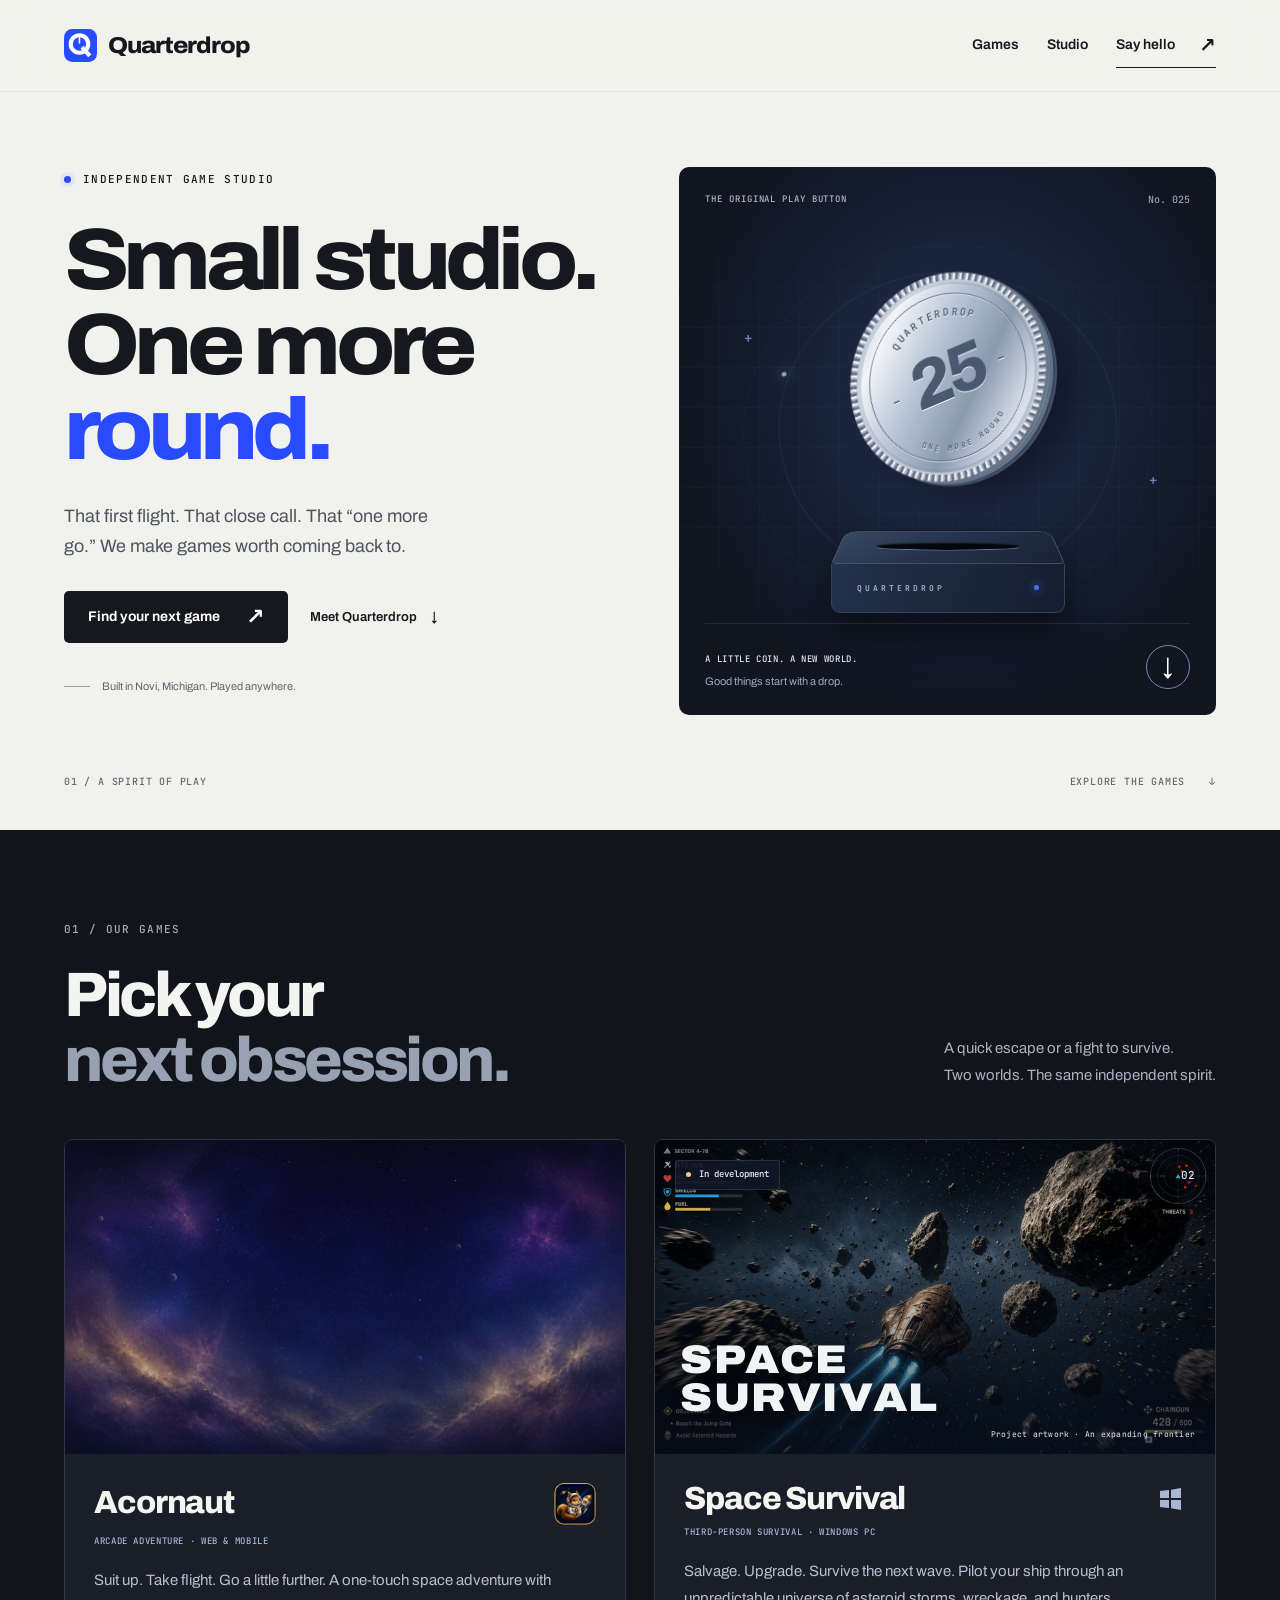
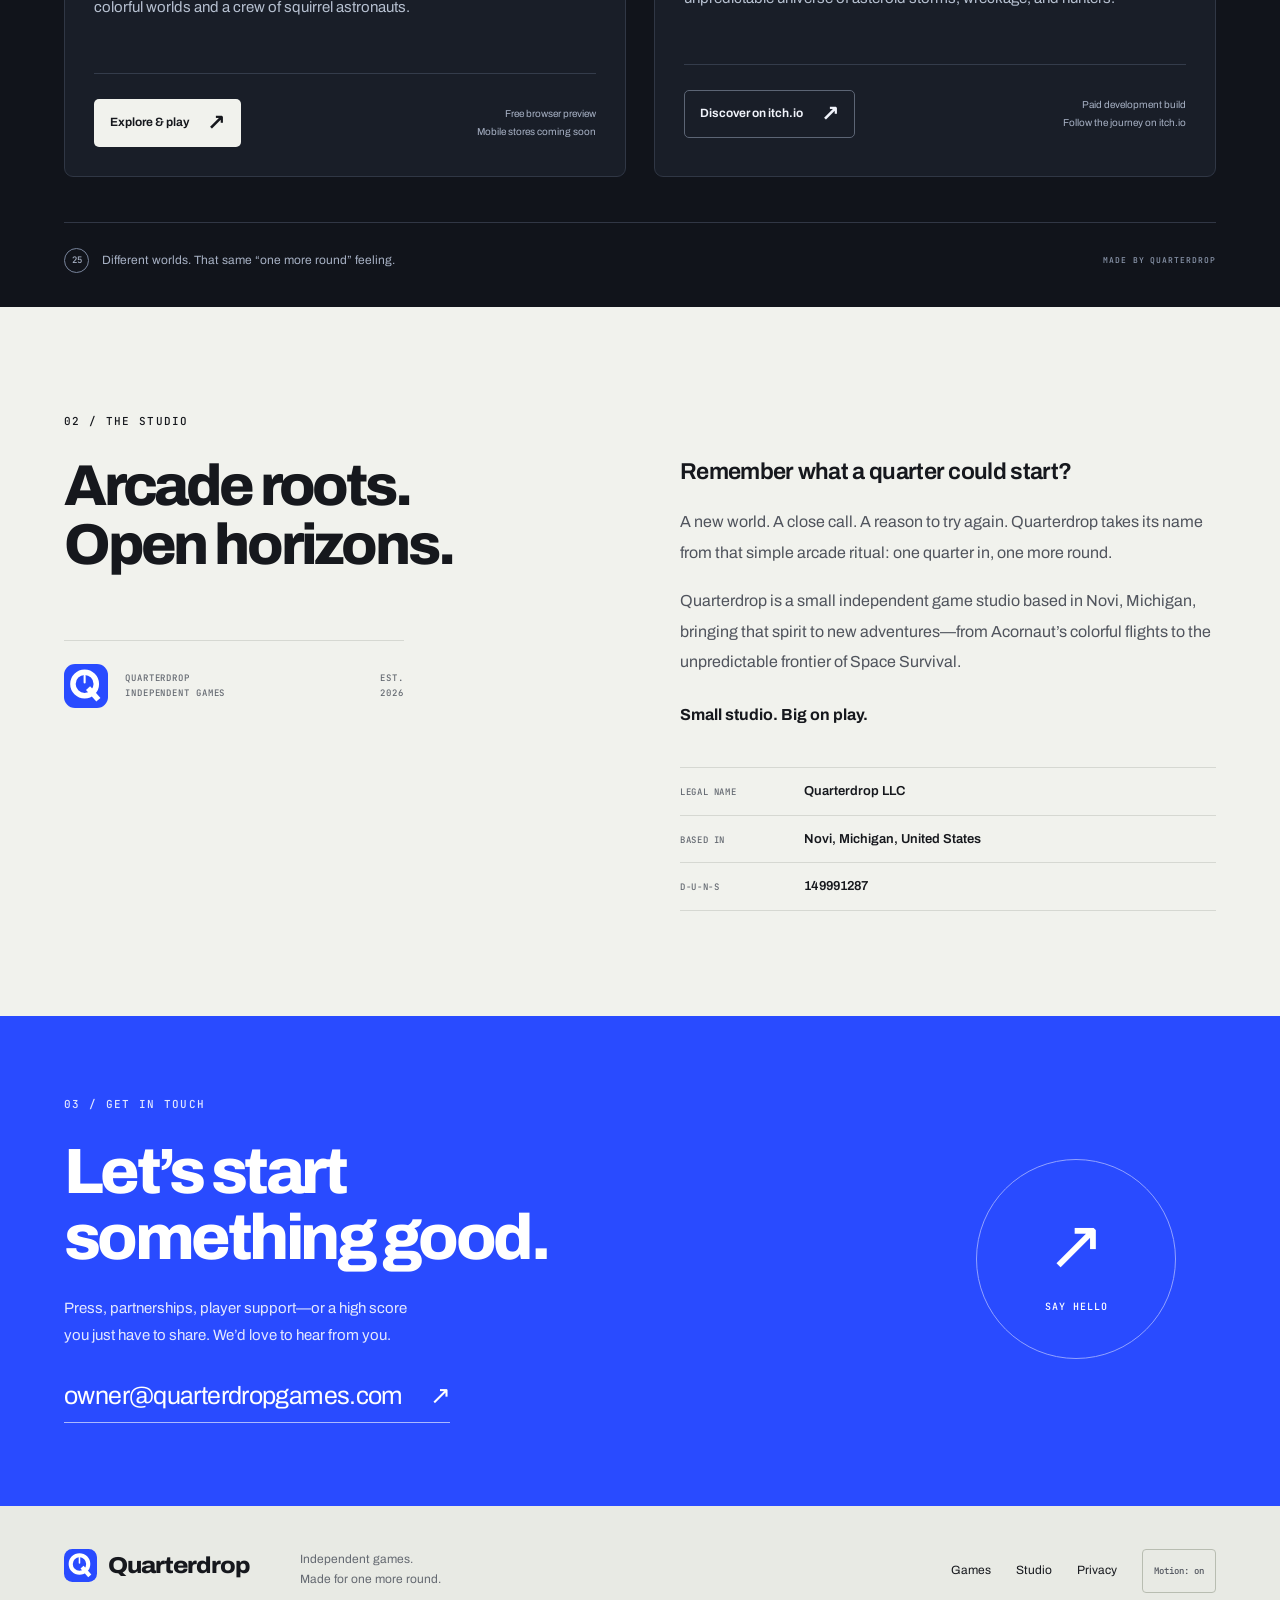
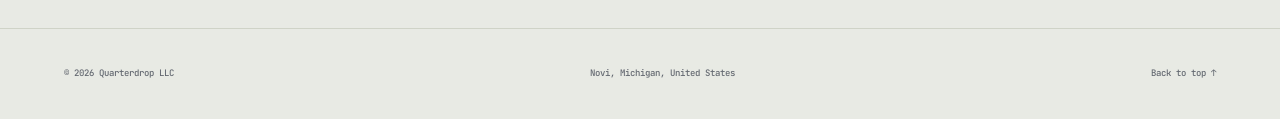
<file: index.html>
<!doctype html>
<html lang="en">
<head>
<meta charset="utf-8">
<meta name="viewport" content="width=device-width, initial-scale=1">
<title>Quarterdrop — Small studio. One more round.</title>
<meta name="description" content="Quarterdrop is an independent game studio in Novi, Michigan. Discover Acornaut, our arcade space adventure, and Space Survival, our next game in development.">
<link rel="canonical" href="https://quarterdropgames.com/">
<meta name="theme-color" content="#f1f2ed">
<meta property="og:type" content="website">
<meta property="og:site_name" content="Quarterdrop">
<meta property="og:title" content="Quarterdrop — Small studio. One more round.">
<meta property="og:description" content="Arcade spirit. New worlds. Independent games from Novi, Michigan.">
<meta property="og:url" content="https://quarterdropgames.com/">
<meta property="og:image" content="https://quarterdropgames.com/assets/og.png?v=20261024">
<meta property="og:image:width" content="1200">
<meta property="og:image:height" content="630">
<meta property="og:image:alt" content="Quarterdrop. Small studio. One more round. Independent games from Novi, Michigan.">
<meta name="twitter:card" content="summary_large_image">
<link rel="icon" type="image/svg+xml" href="favicon.svg?v=20261024">
<link rel="preload" href="assets/fonts/archivo-latin.woff2" as="font" type="font/woff2" crossorigin>
<link rel="stylesheet" href="assets/site.css?v=20261024">
<script src="assets/site.js?v=20261024" defer></script>
<script type="application/ld+json">
{"@context":"https://schema.org","@type":"Organization","name":"Quarterdrop LLC","alternateName":"Quarterdrop","url":"https://quarterdropgames.com/","logo":"https://quarterdropgames.com/favicon.svg","email":"owner@quarterdropgames.com","duns":"149991287","address":{"@type":"PostalAddress","addressLocality":"Novi","addressRegion":"MI","addressCountry":"US"},"owns":[{"@type":"VideoGame","name":"Acornaut","url":"https://acornaut.io"},{"@type":"VideoGame","name":"Space Survival","url":"https://j6sistek-ui.itch.io/space-survival"}]}
</script>
</head>
<body>
<a class="skip" href="#main">Skip to content</a>
<header class="site-header">
  <div class="wrap top">
    <a class="brand" href="#top" aria-label="Quarterdrop home"><span class="brand-coin" aria-hidden="true"></span><span class="brand-name">Quarterdrop</span></a>
    <nav class="nav" aria-label="Main"><a href="#games">Games</a><a href="#studio">Studio</a><a class="nav-contact" href="#contact">Say hello <span aria-hidden="true">↗</span></a></nav>
  </div>
</header>
<main id="main">
  <section id="top" class="wrap hero" aria-labelledby="hero-title">
    <div class="hero-copy">
      <p class="eyebrow"><span class="status-dot" aria-hidden="true"></span> Independent game studio</p>
      <h1 id="hero-title">Small studio.<br>One more<br><span class="accent">round.</span></h1>
      <p class="lede">That first flight. That close call. That “one more go.” We make games worth coming back to.</p>
      <div class="row"><a class="btn btn-ink" href="#games">Find your next game <span aria-hidden="true">↗</span></a><a class="quiet-link" href="#studio">Meet Quarterdrop <span aria-hidden="true">↓</span></a></div>
      <p class="hero-origin"><span class="origin-rule" aria-hidden="true"></span> Built in Novi, Michigan. Played anywhere.</p>
    </div>
    <div class="arcade" id="arcade">
      <div class="arcade-top"><span class="eyebrow">The original play button</span><span class="edition">No. 025</span></div>
      <div class="coin-stage" aria-hidden="true">
        <div class="orbit orbit-one"></div><div class="orbit orbit-two"></div><span class="stage-cross cross-one">+</span><span class="stage-cross cross-two">+</span>
        <div class="scene-tilt">
          <div class="coin-flight"><div class="coin-body"><div class="coin-rim"></div><div class="coin-face">
            <svg class="coin-stamp" viewBox="0 0 240 240" xmlns="http://www.w3.org/2000/svg">
              <defs><path id="coin-top" d="M 38,125 A 82,82 0 0,1 202,125"/><path id="coin-bottom" d="M 31,124 A 89,89 0 0,0 209,124"/></defs>
              <circle cx="120" cy="120" r="105" fill="none" stroke="currentColor" stroke-width="1"/>
              <text class="coin-lettering"><textPath href="#coin-top" startOffset="50%" text-anchor="middle">QUARTERDROP</textPath></text>
              <text class="coin-lettering coin-motto"><textPath href="#coin-bottom" startOffset="50%" text-anchor="middle">ONE MORE ROUND</textPath></text>
              <text x="120" y="147" text-anchor="middle" class="coin-value">25</text><path d="M43 124h8m138 0h8" stroke="currentColor" stroke-width="2"/>
            </svg>
          </div></div></div>
        </div>
        <div class="coin-shadow"></div>
        <div class="receiver"><div class="receiver-top"><div class="coin-slot"></div></div><div class="receiver-front"><span class="receiver-label">QUARTERDROP</span><span class="receiver-light"></span></div></div>
        <div class="impact-ring"></div>
      </div>
      <div class="arcade-bottom"><div><span class="eyebrow arcade-status" id="arcade-status">A little coin. A new world.</span><p>Good things start with a drop.</p></div><button class="coin-trigger" type="button" data-drop hidden aria-label="Drop a quarter"><span aria-hidden="true">↓</span></button></div>
      <p class="sr-only" aria-live="polite" id="coin-announcement"></p>
    </div>
    <div class="hero-index"><span>01 / A spirit of play</span><a href="#games">Explore the games <span aria-hidden="true">↓</span></a></div>
  </section>

  <section id="games" class="night" aria-labelledby="games-title">
    <div class="wrap games">
      <div class="section-heading reveal"><div><p class="eyebrow section-kicker">01 / Our games</p><h2 id="games-title">Pick your<br><span class="muted-title">next obsession.</span></h2></div><p class="section-intro">A quick escape or a fight to survive.<br>Two worlds. The same independent spirit.</p></div>
      <div class="games-grid">
        <article class="game-card reveal" aria-labelledby="acornaut-title">
          <div class="game-visual acornaut-visual">
            <img class="world-image" src="assets/acornaut-world.jpg" width="1500" height="844" alt="" loading="lazy">
            <div class="planet-orbit" aria-hidden="true"></div>
            <img class="acornaut-character" src="assets/acornaut-flight.webp" width="512" height="512" alt="Acornaut's squirrel astronaut in the Flight suit" loading="lazy">
            <div class="visual-topline"><span class="game-state"><span class="status-dot" aria-hidden="true"></span> Browser preview available</span><span class="game-number">01</span></div>
            <button class="video-trigger" type="button" data-open-video hidden><span class="play-icon" aria-hidden="true">▶</span> Watch gameplay <span class="video-duration">↗</span></button>
            <span class="visual-caption">A small astronaut. A big adventure.</span>
          </div>
          <div class="game-body"><div class="game-heading"><h3 id="acornaut-title">Acornaut</h3><img src="assets/acornaut-icon.webp" width="48" height="48" alt="" loading="lazy"></div><p class="game-genre">Arcade adventure · Web &amp; mobile</p><p class="game-copy">Suit up. Take flight. Go a little further. A one-touch space adventure with colorful worlds and a crew of squirrel astronauts.</p><div class="game-actions"><a class="btn btn-light" href="https://acornaut.io">Explore &amp; play <span aria-hidden="true">↗</span></a><span class="availability">Free browser preview<br>Mobile stores coming soon</span></div></div>
        </article>
        <article class="game-card reveal" aria-labelledby="space-title">
          <div class="game-visual survival-visual"><img class="world-image" src="assets/space-survival.jpg" width="794" height="446" alt="Space Survival project artwork: a spacecraft navigating an asteroid field" loading="lazy"><div class="visual-topline"><span class="game-state development"><span class="status-dot" aria-hidden="true"></span> In development</span><span class="game-number">02</span></div><span class="survival-wordmark" aria-hidden="true">SPACE<br>SURVIVAL</span><span class="visual-caption">Project artwork · An expanding frontier</span></div>
          <div class="game-body"><div class="game-heading"><h3 id="space-title">Space Survival</h3><span class="platform-icon" aria-label="Windows"><svg viewBox="0 0 24 24" fill="currentColor" aria-hidden="true"><path d="m2 4 9-1v8H2zm11-1.2L23 1v10H13zM2 13h9v8l-9-1zm11 0h10v10l-10-1.8z"/></svg></span></div><p class="game-genre">Third-person survival · Windows PC</p><p class="game-copy">Salvage. Upgrade. Survive the next wave. Pilot your ship through an unpredictable universe of asteroid storms, wreckage, and hunters.</p><div class="game-actions"><a class="btn btn-outline" href="https://j6sistek-ui.itch.io/space-survival">Discover on itch.io <span aria-hidden="true">↗</span></a><span class="availability">Paid development build<br>Follow the journey on itch.io</span></div></div>
        </article>
      </div>
      <div class="games-note"><span class="mini-coin" aria-hidden="true">25</span><p>Different worlds. That same “one more round” feeling.</p><span class="eyebrow">Made by Quarterdrop</span></div>
    </div>
  </section>

  <section id="studio" class="wrap studio" aria-labelledby="studio-title">
    <div class="studio-heading reveal"><p class="eyebrow section-kicker">02 / The studio</p><h2 id="studio-title">Arcade roots.<br>Open horizons.</h2><div class="studio-seal" aria-hidden="true"><span class="brand-coin"></span><span>QUARTERDROP<br>INDEPENDENT GAMES</span><span class="seal-year">EST.<br>2026</span></div></div>
    <div class="studio-copy reveal"><p class="studio-lead">Remember what a quarter could start?</p><p>A new world. A close call. A reason to try again. Quarterdrop takes its name from that simple arcade ritual: one quarter in, one more round.</p><p>Quarterdrop is a small independent game studio based in Novi, Michigan, bringing that spirit to new adventures—from Acornaut’s colorful flights to the unpredictable frontier of Space Survival.</p><p class="studio-signoff">Small studio. Big on play.</p><dl class="facts"><div><dt>Legal name</dt><dd>Quarterdrop LLC</dd></div><div><dt>Based in</dt><dd>Novi, Michigan, United States</dd></div><div><dt>D-U-N-S</dt><dd>149991287</dd></div></dl></div>
  </section>

  <section id="contact" class="contact" aria-labelledby="contact-title"><div class="wrap contact-inner reveal"><div><p class="eyebrow section-kicker">03 / Get in touch</p><h2 id="contact-title">Let’s start<br>something good.</h2><p>Press, partnerships, player support—or a high score<br class="desktop-break"> you just have to share. We’d love to hear from you.</p><a class="contact-email" href="mailto:owner@quarterdropgames.com">owner@quarterdropgames.com <span aria-hidden="true">↗</span></a></div><a class="contact-disc" href="mailto:owner@quarterdropgames.com" aria-label="Email Quarterdrop"><span aria-hidden="true">↗</span><span>Say hello</span></a></div></section>
</main>
<footer class="foot"><div class="wrap footer-main"><a class="brand" href="#top" aria-label="Quarterdrop home"><span class="brand-coin" aria-hidden="true"></span><span class="brand-name">Quarterdrop</span></a><p>Independent games.<br>Made for one more round.</p><nav aria-label="Footer"><a href="#games">Games</a><a href="#studio">Studio</a><a href="privacy.html">Privacy</a><button class="motion-toggle" type="button" aria-pressed="false" hidden>Motion: on</button></nav></div><div class="wrap footer-bottom"><p>© 2026 Quarterdrop LLC</p><p>Novi, Michigan, United States</p><a href="#top">Back to top ↑</a></div></footer>
<dialog class="gameplay-dialog" aria-labelledby="video-title"><div class="dialog-header"><div><p class="eyebrow">A look inside the game</p><h2 id="video-title">Acornaut gameplay</h2></div><button class="close-dialog" type="button" aria-label="Close gameplay video">×</button></div><video controls playsinline preload="none" data-src="assets/acornaut-gameplay.mp4" data-poster="assets/acornaut-gameplay-poster.jpg" aria-label="Acornaut normal mode gameplay recording">Your browser does not support this video. <a href="assets/acornaut-gameplay.mp4">Open the gameplay video</a>.</video><p class="dialog-caption">Recorded gameplay · Normal mode <a href="https://acornaut.io">Explore Acornaut ↗</a></p></dialog>
</body>
</html>
</file>
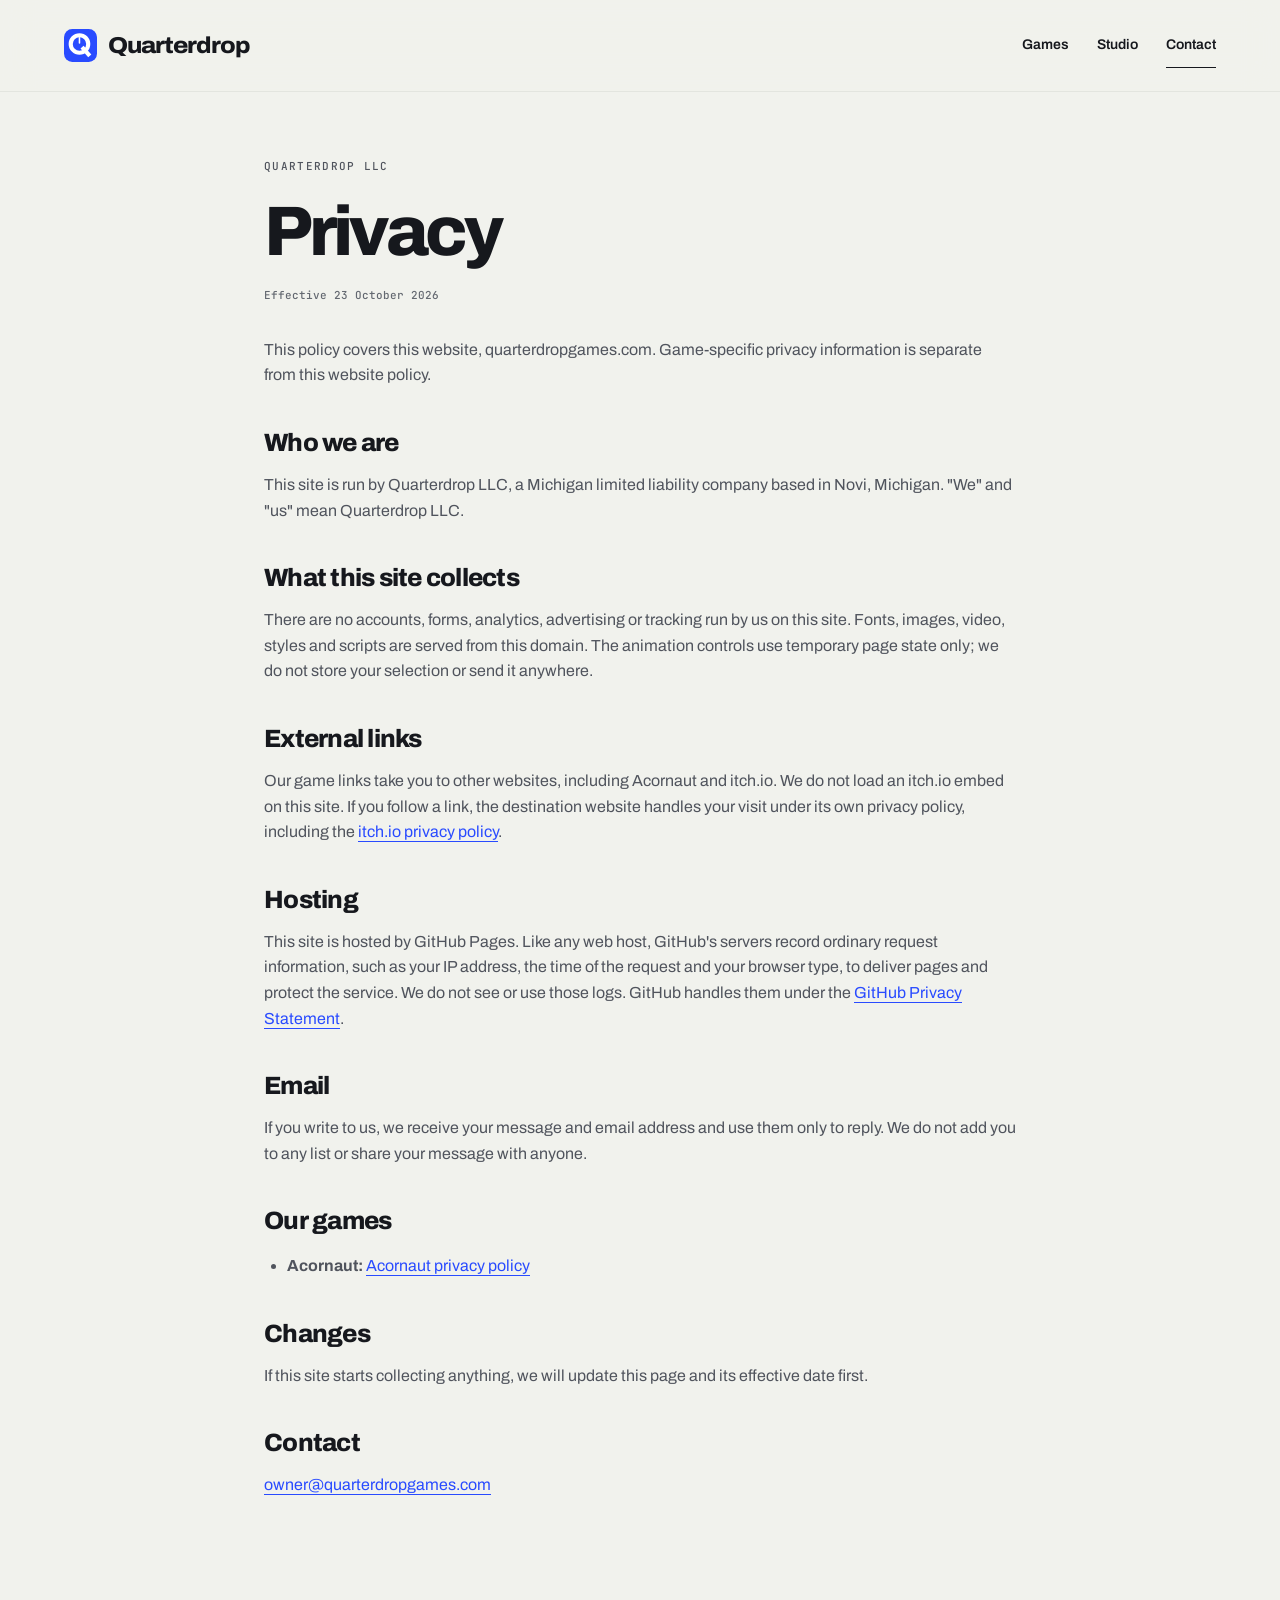
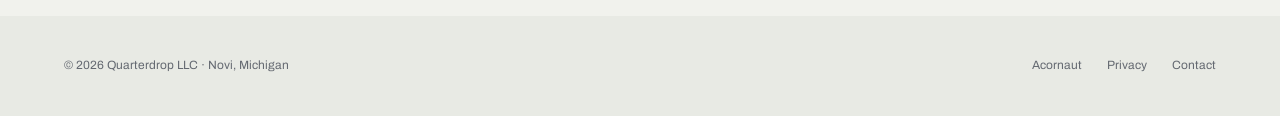
<file: privacy.html>
<!doctype html>
<html lang="en">
<head>
<meta charset="utf-8">
<meta name="viewport" content="width=device-width, initial-scale=1">
<title>Privacy · Quarterdrop</title>
<meta name="description" content="Privacy policy for the Quarterdrop LLC website. How the Quarterdrop LLC website handles information, hosting and external links.">
<link rel="canonical" href="https://quarterdropgames.com/privacy.html">
<link rel="icon" type="image/svg+xml" href="favicon.svg?v=20261024">
<link rel="stylesheet" href="assets/site.css?v=20261024">
</head>
<body>
<a class="skip" href="#main">Skip to content</a>
<header class="site-header"><div class="wrap top">
  <a class="brand" href="./" aria-label="Quarterdrop home">
    <span class="brand-coin" aria-hidden="true"></span>
    <span class="brand-name">Quarterdrop</span>
  </a>
  <nav class="nav" aria-label="Main">
    <a href="./#games">Games</a>
    <a href="./#studio">Studio</a>
    <a class="nav-contact" href="./#contact">Contact</a>
  </nav>
</div></header>
<main id="main" class="doc">
  <p class="eyebrow">Quarterdrop LLC</p>
  <h1>Privacy</h1>
  <p class="updated">Effective 23 October 2026</p>

  <p>This policy covers this website, quarterdropgames.com. Game-specific privacy information is separate from this website policy.</p>

  <h2>Who we are</h2>
  <p>This site is run by Quarterdrop LLC, a Michigan limited liability company based in Novi, Michigan. "We" and "us" mean Quarterdrop LLC.</p>

  <h2>What this site collects</h2>
  <p>There are no accounts, forms, analytics, advertising or tracking run by us on this site. Fonts, images, video, styles and scripts are served from this domain. The animation controls use temporary page state only; we do not store your selection or send it anywhere.</p>
  <h2>External links</h2>
  <p>Our game links take you to other websites, including Acornaut and itch.io. We do not load an itch.io embed on this site. If you follow a link, the destination website handles your visit under its own privacy policy, including the <a href="https://itch.io/docs/legal/privacy-policy">itch.io privacy policy</a>.</p>

  <h2>Hosting</h2>
  <p>This site is hosted by GitHub Pages. Like any web host, GitHub's servers record ordinary request information, such as your IP address, the time of the request and your browser type, to deliver pages and protect the service. We do not see or use those logs. GitHub handles them under the <a href="https://docs.github.com/site-policy/privacy-policies/github-privacy-statement">GitHub Privacy Statement</a>.</p>

  <h2>Email</h2>
  <p>If you write to us, we receive your message and email address and use them only to reply. We do not add you to any list or share your message with anyone.</p>

  <h2>Our games</h2>
  <ul>
    <li><strong>Acornaut:</strong> <a href="https://acornaut.app/privacy.html">Acornaut privacy policy</a></li>
  </ul>

  <h2>Changes</h2>
  <p>If this site starts collecting anything, we will update this page and its effective date first.</p>

  <h2>Contact</h2>
  <p><a href="mailto:owner@quarterdropgames.com">owner@quarterdropgames.com</a></p>
</main>
<footer class="foot">
  <div class="wrap">
    <p>© 2026 Quarterdrop LLC · Novi, Michigan</p>
    <nav aria-label="Footer">
      <a href="https://acornaut.io">Acornaut</a>
      <a href="privacy.html">Privacy</a>
      <a href="mailto:owner@quarterdropgames.com">Contact</a>
    </nav>
  </div>
</footer>
</body>
</html>
</file>
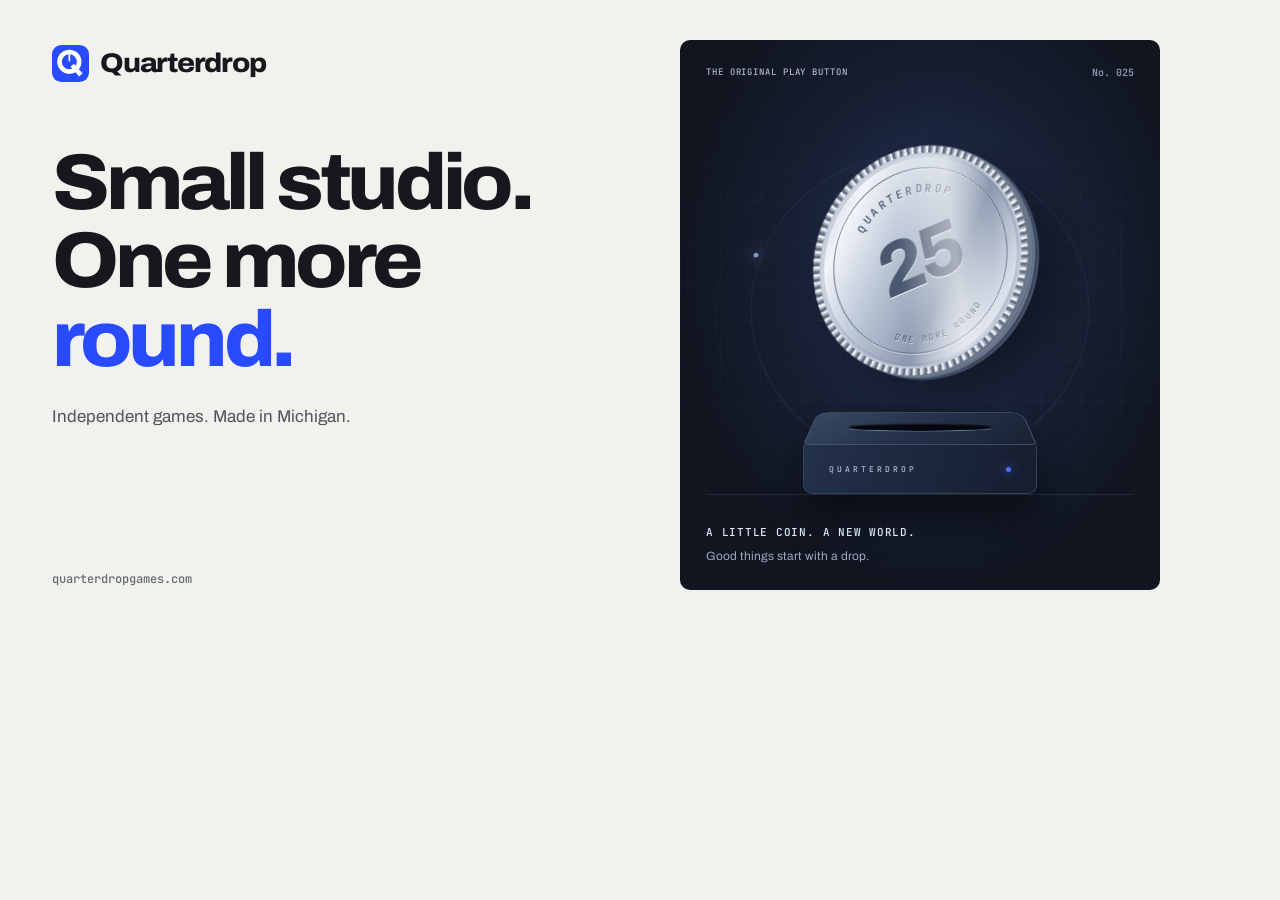
<file: design/social-card.html>
<!doctype html><html lang="en"><head><meta charset="utf-8"><title>Quarterdrop social preview artwork</title><link rel="stylesheet" href="../assets/site.css"><style>
html,body{margin:0;background:#f1f2ed}.card{width:1200px;height:630px;position:relative;overflow:hidden;padding:45px 52px}.card .brand{gap:11px}.card .brand-name{font-size:27px}.card .brand-coin{width:37px;height:37px}.card h1{font-size:79px;line-height:.99;letter-spacing:-.055em;margin:54px 0 24px;font-stretch:105%}.card .tagline{font-size:17px;color:#50545d}.card .url{position:absolute;bottom:43px;left:52px;font:12px 'JetBrains Mono',monospace;color:#646971}.card .arcade{position:absolute;right:40px;top:40px;width:480px;height:550px}.card .coin-stage{inset:48px 0 86px}.card .coin-flight{width:235px;height:235px;margin-left:-117px;top:55px}.card .arcade-bottom{padding-top:22px}.card .arcade-bottom .eyebrow{font-size:11px}.card .arcade-bottom p{font-size:12px}.card .coin-face::after{animation:none;transform:translateX(10%) rotate(-10deg)}
</style></head><body><main class="card"><div class="brand"><span class="brand-coin"></span><span class="brand-name">Quarterdrop</span></div><h1>Small studio.<br>One more<br><span class="accent">round.</span></h1><p class="tagline">Independent games. Made in Michigan.</p><p class="url">quarterdropgames.com</p><div class="arcade"><div class="arcade-top"><span class="eyebrow">The original play button</span><span class="edition">No. 025</span></div><div class="coin-stage"><div class="orbit orbit-one"></div><div class="orbit orbit-two"></div><div class="coin-flight"><div class="coin-body"><div class="coin-rim"></div><div class="coin-face"><svg class="coin-stamp" viewBox="0 0 240 240" xmlns="http://www.w3.org/2000/svg"><defs><path id="coin-top" d="M38 125 A82 82 0 0 1 202 125"/><path id="coin-bottom" d="M31 124 A89 89 0 0 0 209 124"/></defs><circle cx="120" cy="120" r="105" fill="none" stroke="currentColor" stroke-width="1"/><text class="coin-lettering"><textPath href="#coin-top" startOffset="50%" text-anchor="middle">QUARTERDROP</textPath></text><text class="coin-lettering coin-motto"><textPath href="#coin-bottom" startOffset="50%" text-anchor="middle">ONE MORE ROUND</textPath></text><text x="120" y="147" text-anchor="middle" class="coin-value">25</text></svg></div></div></div><div class="coin-shadow"></div><div class="receiver"><div class="receiver-top"><div class="coin-slot"></div></div><div class="receiver-front"><span class="receiver-label">QUARTERDROP</span><span class="receiver-light"></span></div></div></div><div class="arcade-bottom"><div><span class="eyebrow">A little coin. A new world.</span><p>Good things start with a drop.</p></div></div></div></main></body></html>
</file>
<file: assets/site.css>
/* Quarterdrop: paper, ink, electric blue. No external font or script requests. */
@font-face{font-family:Archivo;src:url(fonts/archivo-latin.woff2) format('woff2');font-weight:400 900;font-stretch:62% 125%;font-display:swap}
@font-face{font-family:'JetBrains Mono';src:url(fonts/jetbrains-mono-latin.woff2) format('woff2');font-weight:500 700;font-display:swap}
:root{--ground:#f1f2ed;--ink:#16181d;--body:#50545d;--muted:#646971;--night:#11141b;--accent:#294bff;--rule:#d6d8d2;--paper:#fff;--display:Archivo,system-ui,-apple-system,'Segoe UI',sans-serif;--mono:'JetBrains Mono',ui-monospace,monospace;--ease:cubic-bezier(.22,1,.36,1)}
*{box-sizing:border-box}html{scroll-behavior:smooth;scroll-padding-top:100px}body{margin:0;background:var(--ground);color:var(--ink);font:17px/1.6 var(--display);-webkit-text-size-adjust:100%}body.dialog-open{overflow:hidden}a{color:inherit}button{font:inherit;cursor:pointer}button,a{-webkit-tap-highlight-color:transparent}button:disabled{cursor:wait}button:focus-visible,a:focus-visible{outline:3px solid var(--accent);outline-offset:6px}::selection{background:var(--accent);color:#fff}img,video{max-width:100%;height:auto}button[hidden],[hidden]{display:none!important}h1,h2,h3,p{margin:0}h1,h2,h3{font-weight:800;letter-spacing:-.055em;line-height:1.03;text-wrap:balance}h2{font-size:clamp(42px,4.9vw,68px)}.wrap{width:100%;max-width:1360px;margin-inline:auto;padding-inline:64px}.eyebrow{font:500 11px/1.7 var(--mono);letter-spacing:.12em;text-transform:uppercase}.section-kicker{margin-bottom:25px}.row{display:flex;align-items:center;flex-wrap:wrap;gap:22px}.accent{color:var(--accent)}.status-dot{display:inline-block;width:7px;height:7px;flex-shrink:0;border-radius:50%;background:var(--accent);box-shadow:0 0 0 4px #294bff12}.sr-only{position:absolute;width:1px;height:1px;padding:0;margin:-1px;overflow:hidden;clip:rect(0,0,0,0);white-space:nowrap;border:0}.skip{position:fixed;top:12px;left:16px;padding:10px 20px;transform:translateY(-160%);background:var(--ink);color:white;z-index:100}.skip:focus{transform:none}
/* Persistent, quiet navigation. */
.site-header{position:sticky;top:0;z-index:20;background:#f1f2edf2;border-bottom:1px solid #d6d8d280;backdrop-filter:blur(16px)}.top{min-height:91px;display:flex;align-items:center;justify-content:space-between;gap:28px}.brand{display:inline-flex;align-items:center;gap:11px;text-decoration:none;flex-shrink:0}.brand-coin{display:block;flex-shrink:0;width:33px;height:33px;background:url('../favicon.svg') center/contain no-repeat}.brand-name{font-size:23px;line-height:1;font-weight:800;letter-spacing:-.045em;font-stretch:108%}.nav{display:flex;gap:28px;align-items:center}.nav a{display:inline-flex;align-items:center;min-height:44px;text-decoration:none;font-size:14px;font-weight:600;transition:color .2s}.nav a:hover{color:var(--accent)}.nav .nav-contact{gap:24px;border-bottom:1px solid var(--ink);min-height:44px}.nav-contact span{font-size:20px}.btn{display:inline-flex;align-items:center;justify-content:space-between;gap:26px;min-height:52px;padding:14px 23px;font-size:14px;font-weight:650;text-decoration:none;border:1px solid transparent;border-radius:5px;transition:background .25s,color .25s,transform .35s var(--ease),border-color .25s}.btn span{font-size:22px;line-height:1;transition:transform .3s var(--ease)}.btn:hover span{transform:translate(3px,-3px)}.btn-ink{background:var(--ink);color:#fff}.btn-ink:hover{background:var(--accent)}.btn-light{background:var(--ground);color:var(--ink)}.btn-light:hover{background:#fff}.btn-outline{border-color:#5c6575;color:#f0f3fa}.btn-outline:hover{background:var(--ground);color:var(--ink);border-color:var(--ground)}.quiet-link{display:inline-flex;min-height:48px;align-items:center;gap:14px;font-size:13px;font-weight:600;text-decoration:none}.quiet-link:hover{color:var(--accent)}
/* Hero: an editorial wordmark paired with a small arcade object. */
.hero{display:grid;grid-template-columns:1.05fr 1fr;gap:0 52px;padding-top:62px;padding-bottom:0}.hero-copy{padding-block:16px 32px;align-self:center}.hero-copy>.eyebrow{display:flex;align-items:center;gap:12px}.hero h1{font-size:clamp(64px,6.8vw,96px);font-stretch:108%;letter-spacing:-.065em;line-height:.98;margin:29px 0 27px}.lede{font-size:18px;line-height:1.7;max-width:390px;color:var(--body);margin-bottom:29px}.hero-origin{display:flex;align-items:center;gap:12px;font-size:11px;color:var(--muted);margin-top:35px}.origin-rule{width:26px;height:1px;background:#9b9e97}.hero-index{grid-column:1/-1;display:flex;justify-content:space-between;align-items:center;padding-block:32px 26px;color:var(--muted);font:10px/1.5 var(--mono);letter-spacing:.08em;text-transform:uppercase}.hero-index a{display:flex;align-items:center;gap:24px;text-decoration:none;min-height:44px}.hero-index a:hover{color:var(--accent)}
/* The coin is a native vector and CSS object: sharp at any resolution. */
.arcade{position:relative;isolation:isolate;align-self:center;height:548px;color:#d5deee;background:radial-gradient(ellipse at 53% 42%,#2c3b64 0, #172035 38%,#10151f 72%);overflow:hidden;border-radius:10px}.arcade::before{content:'';position:absolute;inset:0;background-image:linear-gradient(#a8c4ff07 1px,transparent 1px),linear-gradient(90deg,#a8c4ff07 1px,transparent 1px);background-size:40px 40px;pointer-events:none;mask-image:linear-gradient(transparent,#000 30%,#000 65%,transparent)}.arcade-top{display:flex;align-items:center;justify-content:space-between;padding:25px 26px;position:relative;z-index:2}.arcade-top .eyebrow{font-size:9px;letter-spacing:.1em;color:#adb8cc}.edition{font:10px var(--mono);color:#93a2bd}.coin-stage{position:absolute;inset:40px 0 86px;perspective:900px;overflow:visible}.scene-tilt{position:absolute;inset:0;transform:rotateX(var(--tilt-x,0deg)) rotateY(var(--tilt-y,0deg));transition:transform .7s var(--ease);transform-style:preserve-3d}.coin-flight{position:absolute;left:50%;top:63px;width:214px;height:214px;margin-left:-107px;transform:translateY(0);will-change:auto}.coin-body{position:absolute;inset:0;transform:rotateX(13deg) rotateY(-24deg) rotateZ(-17deg);transform-style:preserve-3d;filter:drop-shadow(16px 25px 22px #0007)}.coin-rim{position:absolute;inset:0;border-radius:50%;background:repeating-conic-gradient(#f1f4f8 0deg 1.2deg,#657084 1.4deg 2.9deg,#abb5c4 3deg 4deg);box-shadow:1px 0 #7b8597,2px 1px #687587,3px 2px #657082,4px 3px #7b8b9f,5px 4px #526077,6px 5px #75849b,7px 6px #5a667a,8px 7px #34415b,9px 8px #3b465f,10px 9px 0 #56627b;transform:translateZ(-1px)}.coin-face{position:absolute;inset:7px;border:2px solid #c0c9d7;border-radius:50%;overflow:hidden;background:linear-gradient(135deg,#a5afbf 0%,#f2f4f9 20%,#bcc7d7 39%,#8b99af 62%,#dbe1eb 83%,#8e9bb1 100%);box-shadow:inset 0 0 0 3px #6c78964a,inset 2px 2px 4px #fff9}.coin-face::after{content:'';position:absolute;inset:-50%;background:linear-gradient(110deg,transparent 38%,#ffffff70 46%,#fff8 49%,transparent 57%);transform:translateX(-70%) rotate(-10deg);animation:coin-sheen 4.2s var(--ease) 1 .2s}.coin-stamp{position:absolute;inset:0;width:100%;height:100%;color:#4a5870;filter:drop-shadow(0 1px 0 #f4f7fd)}.coin-lettering{fill:currentColor;font:600 13px var(--mono);letter-spacing:3px}.coin-motto{font-size:10px;letter-spacing:2.7px}.coin-value{fill:currentColor;font:800 87px var(--display);letter-spacing:-5px}.orbit{position:absolute;left:50%;top:41px;width:338px;height:338px;border:1px solid #98baff17;border-radius:50%;margin-left:-169px;transform:rotateX(23deg) rotateZ(-28deg)}.orbit-two{top:6px;width:408px;height:408px;margin-left:-204px;border-style:dashed;border-color:#9db9f610}.orbit-one::after{content:'';position:absolute;top:45px;left:40px;width:5px;height:5px;border-radius:50%;background:#8aa0d0;box-shadow:0 0 14px #9bb6ff}.stage-cross{position:absolute;color:#6985b3;font:14px var(--mono)}.cross-one{top:122px;left:12%}.cross-two{top:264px;right:11%}.receiver{position:absolute;width:234px;height:104px;top:302px;left:50%;margin-left:-117px;filter:drop-shadow(0 25px 18px #0007)}.receiver-top{height:55px;width:100%;border:1px solid #4b5871;background:linear-gradient(140deg,#394962,#25314a 50%,#1a2334);border-radius:13px 13px 4px 4px;transform:perspective(280px) rotateX(47deg);transform-origin:bottom;position:relative}.coin-slot{position:absolute;top:22px;left:40px;right:40px;height:10px;background:#04070d;border-radius:50%;box-shadow:0 1px 1px #7188b2,0 -1px 3px #000;z-index:2}.receiver-front{height:49px;background:linear-gradient(110deg,#24314b,#151d2f);border:1px solid #34425c;border-top:0;border-radius:0 0 9px 9px;display:flex;align-items:center;justify-content:space-between;padding:0 25px}.receiver-label{font:8px var(--mono);letter-spacing:3px;color:#b1bdd3}.receiver-light{width:5px;height:5px;background:#4b6eff;border-radius:50%;box-shadow:0 0 9px #4b6eff}.coin-shadow{position:absolute;top:326px;left:50%;width:135px;height:14px;margin-left:-67px;background:#0008;filter:blur(8px);border-radius:50%;opacity:.7}.impact-ring{position:absolute;left:50%;top:328px;width:210px;height:65px;margin-left:-105px;border:1px solid #86a1ff;border-radius:50%;opacity:0;pointer-events:none}.arcade-bottom{position:absolute;bottom:0;left:0;right:0;margin:0 26px 24px;display:flex;align-items:center;justify-content:space-between;gap:10px;z-index:3;border-top:1px solid #7787a32d;padding-top:19px}.arcade-bottom .eyebrow{color:#e1e8f7;font-size:9px;letter-spacing:.07em}.arcade-bottom p{font-size:11px;color:#9ba9c1;margin-top:3px}.coin-trigger{display:grid;place-items:center;width:43px;height:43px;flex-shrink:0;border:1px solid #7388b0;border-radius:50%;background:transparent;color:#fff;transition:background .25s,transform .3s,border-color .25s}.coin-trigger span{font-size:23px;line-height:1}.coin-trigger:hover{background:var(--accent);border-color:var(--accent);transform:translateY(2px)}.arcade:focus-within{outline-offset:4px}.arcade:focus-within .coin-trigger:focus-visible{outline-color:#a3b7ff}
.is-dropping .coin-flight{animation:quarter-drop 1.6s both}.is-dropping .coin-body{animation:quarter-turn 1.6s both}.is-dropping .coin-shadow{animation:drop-shadow 1.6s both}.is-dropping .impact-ring{animation:drop-ring 1.6s both}.is-dropping .receiver-light{animation:credit-light 1.6s both}.is-dropping .coin-face::after{animation:none}
@keyframes coin-sheen{0%{transform:translateX(-70%) rotate(-10deg)}65%,100%{transform:translateX(70%) rotate(-10deg)}}
@keyframes quarter-drop{0%{transform:translateY(0);opacity:1}20%{transform:translateY(-23px);animation-timing-function:cubic-bezier(.55,0,1,.45)}52%{transform:translateY(210px) scale(.27);opacity:1}58%,75%{transform:translateY(224px) scale(.15);opacity:0}76%{transform:translateY(-24px);opacity:0}100%{transform:translateY(0);opacity:1}}
@keyframes quarter-turn{0%,20%{transform:rotateX(13deg) rotateY(-24deg) rotateZ(-17deg)}52%,75%{transform:rotateX(15deg) rotateY(85deg) rotateZ(0)}76%,100%{transform:rotateX(13deg) rotateY(-24deg) rotateZ(-17deg)}}
@keyframes drop-shadow{0%,100%{transform:scaleX(1);opacity:.7}20%{transform:scaleX(.8);opacity:.5}55%,75%{transform:scaleX(.25);opacity:0}}
@keyframes drop-ring{0%,52%{transform:scale(.5);opacity:0}57%{opacity:.7}90%,100%{transform:scale(1.8);opacity:0}}
@keyframes credit-light{0%,52%,100%{background:#4b6eff;box-shadow:0 0 9px #4b6eff}56%,88%{background:#b5f4d1;box-shadow:0 0 20px #67ffad}}
/* Two distinct game worlds, held together by a shared editorial grid. */
.night{background:var(--night);color:#f4f5f0}.games{padding-block:90px 34px}.section-heading{display:flex;align-items:flex-end;justify-content:space-between;gap:40px;margin-bottom:46px}.night .section-kicker{color:#a1adbf}.muted-title{color:#98a1b1}.section-intro{font-size:15px;line-height:1.8;color:#aab3c2;max-width:310px;margin-bottom:4px}.games-grid{display:grid;grid-template-columns:1fr 1fr;gap:28px}.game-card{min-width:0;background:#191e28;border:1px solid #303745;border-radius:9px;overflow:hidden;transition:border-color .35s}.game-card:hover{border-color:#627297}.game-visual{position:relative;height:314px;isolation:isolate;overflow:hidden;background:#101827}.world-image{position:absolute;inset:0;width:100%;height:100%;object-fit:cover;transition:transform 1s var(--ease);z-index:-2}.game-card:hover .world-image{transform:scale(1.035)}.game-visual::after{content:'';position:absolute;inset:0;background:linear-gradient(#0a0e204d,transparent 35%,#0a0e2073);z-index:-1}.acornaut-visual{background:#181a3e}.acornaut-character{position:absolute;width:75%;height:110%;object-fit:contain;left:14%;top:-4%;filter:drop-shadow(0 18px 20px #0007);transform:rotate(-10deg);transition:transform .9s var(--ease)}.game-card:hover .acornaut-character{transform:translateY(-8px) rotate(-5deg)}.planet-orbit{position:absolute;width:340px;height:340px;left:50%;top:50%;border:1px solid #b8c8ff24;border-radius:50%;transform:translate(-50%,-50%) rotateX(56deg) rotate(-26deg);box-shadow:0 0 0 25px #b8c8ff04}.visual-topline{position:absolute;top:20px;left:20px;right:20px;display:flex;align-items:center;justify-content:space-between;gap:8px}.game-state{display:inline-flex;gap:8px;align-items:center;min-height:30px;padding:5px 10px;background:#101726e8;border:1px solid #8191ac33;color:#ecf2ff;font:9px/1.5 var(--mono);border-radius:3px}.game-state .status-dot{width:5px;height:5px;background:#94e2b6;box-shadow:none}.development .status-dot{background:#f2c985}.game-number{font:11px var(--mono);color:#dce6fb}.video-trigger{position:absolute;left:20px;bottom:20px;display:flex;align-items:center;gap:10px;border:1px solid #9cb8ff55;border-radius:4px;background:#101727db;color:#fff;padding:10px 13px;min-height:44px;font-size:11px;transition:background .25s}.video-trigger:hover{background:var(--accent)}.play-icon{font-size:11px}.video-duration{margin-left:5px}.visual-caption{position:absolute;right:20px;bottom:22px;left:20px;text-align:right;color:#c6d0e0;font:8px/1.5 var(--mono);letter-spacing:.03em}.acornaut-visual .visual-caption{max-width:140px;left:auto;bottom:24px}.survival-visual .world-image{object-position:50% 48%}.survival-visual::after{background:linear-gradient(#08101c55,transparent 25%,#09111fbb)}.survival-wordmark{position:absolute;left:25px;bottom:37px;font-size:40px;line-height:.94;font-weight:900;letter-spacing:.04em;font-stretch:112%;color:#f0f4f4;text-shadow:0 3px 12px #0006}.survival-visual .visual-caption{font-size:8px;bottom:14px}.game-body{padding:29px}.game-heading{display:flex;align-items:center;justify-content:space-between;gap:12px}.game-heading h3{font-size:32px;letter-spacing:-.035em}.game-heading img{width:42px;height:42px;border-radius:10px}.game-genre{font:9px/1.7 var(--mono);letter-spacing:.07em;text-transform:uppercase;color:#a6b7d5;margin-top:9px}.game-copy{font-size:15px;line-height:1.8;color:#b6c0d0;margin-top:18px;max-width:34rem;min-height:81px}.game-actions{display:flex;align-items:center;justify-content:space-between;gap:16px;margin-top:25px;padding-top:25px;border-top:1px solid #343c4b}.game-actions .btn{font-size:12px;padding:12px 15px;gap:18px;min-height:48px;flex-shrink:0}.availability{font-size:10px;line-height:1.8;color:#a7b1c4;text-align:right}.platform-icon{width:32px;height:32px;padding:4px;color:#a8b6cf}.games-note{display:flex;align-items:center;gap:13px;border-top:1px solid #313745;padding-top:25px;margin-top:45px;color:#a7b1c4;font-size:12px}.mini-coin{display:grid;place-items:center;width:25px;height:25px;border:1px solid #78849b;border-radius:50%;font:9px var(--mono);flex-shrink:0}.games-note>.eyebrow{margin-left:auto;font-size:8px;color:#8d99ae}
/* Studio facts stay on the home page for company verification. */
.studio{padding-block:105px;display:grid;grid-template-columns:1fr 1fr;gap:80px}.studio-heading h2{font-size:clamp(42px,4.5vw,63px)}.studio-seal{margin-top:66px;padding-top:23px;border-top:1px solid var(--rule);display:flex;align-items:center;gap:17px;max-width:340px;font:9px/1.7 var(--mono);letter-spacing:.1em;color:var(--muted)}.studio-seal .brand-coin{width:44px;height:44px}.seal-year{margin-left:auto}.studio-copy{padding-top:43px;max-width:550px}.studio-copy p{color:var(--body);font-size:16px;margin-bottom:18px;line-height:1.9}.studio-copy .studio-lead{font-size:23px;font-weight:650;letter-spacing:-.03em;color:var(--ink);line-height:1.5}.studio-copy .studio-signoff{font-weight:700;color:var(--ink);margin-top:23px}.facts{margin:36px 0 0;border-top:1px solid var(--rule)}.facts>div{display:grid;grid-template-columns:108px 1fr;align-items:baseline;gap:16px;padding:13px 0;border-bottom:1px solid var(--rule)}.facts dt{font:9px/1.6 var(--mono);letter-spacing:.07em;text-transform:uppercase;color:var(--muted)}.facts dd{margin:0;font-size:13px;font-weight:600}.contact{background:var(--accent);color:white;overflow:hidden}.contact-inner{display:flex;align-items:center;justify-content:space-between;gap:48px;padding-block:79px 83px}.contact h2{font-size:clamp(45px,5vw,70px);letter-spacing:-.055em}.contact .section-kicker{color:#e1e6ff}.contact p:not(.eyebrow){margin-top:24px;font-size:15px;line-height:1.8;color:#e4e9ff}.contact-email{display:inline-flex;align-items:center;gap:27px;min-height:48px;margin-top:26px;text-decoration:none;font-size:clamp(18px,2vw,25px);letter-spacing:-.025em;border-bottom:1px solid #aab8ff;padding-bottom:5px;word-break:break-word}.contact-email:hover{border-color:#fff}.contact-disc{display:flex;flex-direction:column;align-items:center;justify-content:center;width:200px;height:200px;border:1px solid #92a2ff;border-radius:50%;flex-shrink:0;margin-right:40px;text-decoration:none;transition:background .4s,color .4s,transform .6s var(--ease)}.contact-disc span:first-child{font-size:70px;line-height:1.2;font-weight:400}.contact-disc span:last-child{font:10px var(--mono);text-transform:uppercase;letter-spacing:.1em;margin-top:12px}.contact-disc:hover{background:white;color:var(--accent);transform:rotate(-8deg)}.contact a:focus-visible{outline-color:white}
.foot{background:#e8eae4}.footer-main{display:flex;align-items:flex-start;gap:50px;padding-block:43px 35px}.footer-main>p{font-size:12px;color:var(--muted);line-height:1.7;margin-top:0}.foot nav{margin-left:auto;display:flex;gap:25px;align-items:center;flex-wrap:wrap}.foot nav a{font-size:12px;text-decoration:none;min-height:44px;display:flex;align-items:center}.foot a:hover{color:var(--accent)}.motion-toggle{border:1px solid #b8bdb1;background:transparent;color:var(--body);padding:8px 11px;min-height:44px;border-radius:4px;font:9px var(--mono)}.motion-toggle:hover{border-color:var(--accent);color:var(--accent)}.footer-bottom{display:flex;align-items:center;justify-content:space-between;gap:25px;padding-block:23px;border-top:1px solid #cfd3c7;font:9px/1.7 var(--mono);color:var(--muted)}.footer-bottom a{text-decoration:none;min-height:44px;display:flex;align-items:center}
/* Video only downloads after the visitor opens it. Native dialog handles focus containment. */
.gameplay-dialog{width:min(520px,calc(100% - 24px));max-height:calc(100dvh - 32px);padding:22px;color:#f1f4fb;background:#151b27;border:1px solid #5f708d;border-radius:12px;overflow:auto;box-shadow:0 24px 100px #0009}.gameplay-dialog::backdrop{background:#070b13dc;backdrop-filter:blur(7px)}.dialog-header{display:flex;align-items:center;justify-content:space-between;gap:16px;margin-bottom:18px}.dialog-header .eyebrow{font-size:8px;color:#aebbd2;margin-bottom:5px}.dialog-header h2{font-size:24px;letter-spacing:-.03em}.close-dialog{width:42px;height:42px;flex-shrink:0;border:1px solid #71819d;color:#fff;background:transparent;border-radius:50%;font-size:28px;line-height:1}.close-dialog:hover{background:#294bff}.gameplay-dialog video{display:block;width:100%;height:min(64dvh,590px);background:#05070b;border-radius:4px;object-fit:contain}.dialog-caption{font-size:10px;color:#b7c3d8;display:flex;justify-content:space-between;gap:12px;flex-wrap:wrap;margin-top:14px}.gameplay-dialog :focus-visible,.night :focus-visible{outline-color:#b2c2ff}
/* Secondary pages use the same identity. */
.doc{max-width:800px;margin:0 auto;padding:65px 24px 100px;min-height:60vh}.doc h1{font-size:clamp(46px,6vw,70px);margin:20px 0}.doc h2{font-size:25px;letter-spacing:-.03em;line-height:1.2;margin:40px 0 14px}.doc p,.doc li{color:var(--body);font-size:16px;margin-bottom:18px}.doc .eyebrow{font-size:11px}.doc .updated{font:11px var(--mono);color:var(--muted);margin-bottom:35px}.doc a:not(.btn){color:var(--accent);text-underline-offset:4px}.doc .btn{color:#fff}.doc ul{padding-left:23px}.doc li{margin-bottom:8px}.foot>.wrap:not(.footer-main):not(.footer-bottom){display:flex;align-items:center;justify-content:space-between;gap:25px;padding-block:28px;font-size:12px;color:var(--muted)}
/* Content remains visible without JavaScript or if an observer cannot run. */
.reveal.is-visible{animation:reveal .7s var(--ease) both}@keyframes reveal{from{opacity:.3;transform:translateY(18px)}to{opacity:1;transform:translateY(0)}}
@media(min-width:1500px){.hero{gap:0 78px}.hero h1{font-size:98px}}
@media(max-width:1120px){.wrap{padding-inline:40px}.hero{gap:0 32px;padding-top:44px}.hero h1{font-size:clamp(58px,6.8vw,76px);font-stretch:100%}.hero-copy .row{gap:9px}.hero .btn{font-size:12px;gap:19px;padding-inline:18px}.hero .quiet-link{font-size:12px}.arcade{height:525px}.hero-origin{font-size:10px}.game-body{padding:24px}.game-actions{flex-wrap:wrap;gap:14px}.availability{text-align:left}.game-visual{height:290px}.acornaut-visual .visual-caption{display:none}.studio{gap:50px}.contact-disc{margin-right:0}.foot nav{gap:18px}.footer-main{gap:32px}.footer-main>p{display:none}}
@media(max-width:800px){html{scroll-padding-top:90px}.wrap{padding-inline:24px}.top{min-height:77px}.brand-name{font-size:21px}.nav{gap:17px}.nav a{font-size:12px}.nav .nav-contact{gap:10px}.hero{grid-template-columns:1fr 1fr;gap:0 22px;padding-top:34px}.hero h1{font-size:clamp(46px,6.5vw,54px);font-stretch:100%;margin-top:22px}.hero-copy>.eyebrow{font-size:8px;gap:8px}.lede{font-size:15px;line-height:1.7}.hero-copy .row{gap:4px}.hero-origin{font-size:9px;line-height:1.7;margin-top:16px}.arcade{height:492px}.arcade-top{padding:20px 18px}.arcade-top .eyebrow{font-size:8px;max-width:130px}.edition{font-size:8px}.coin-stage{inset:30px -25px 75px;transform:scale(.85);transform-origin:center center}.arcade-bottom{margin-inline:18px;margin-bottom:18px;gap:8px}.arcade-bottom p{font-size:10px;max-width:150px}.arcade-bottom .eyebrow{font-size:8px}.coin-trigger{width:36px;height:36px}.section-intro{font-size:13px;max-width:230px}.games{padding-top:65px}.games-grid{gap:18px}.game-visual{height:235px}.game-body{padding:20px}.game-heading h3{font-size:27px}.game-genre{font-size:8px}.game-copy{font-size:14px;min-height:126px}.game-actions{margin-top:22px;padding-top:20px;flex-direction:column;align-items:flex-start}.visual-topline{inset:15px 15px auto}.game-state{font-size:8px;padding-inline:8px}.survival-wordmark{font-size:31px;left:20px}.games-note>.eyebrow{display:none}.studio{padding-block:74px;gap:38px}.studio-copy{padding-top:40px}.studio-copy p{font-size:14px}.studio-copy .studio-lead{font-size:21px}.facts>div{grid-template-columns:83px 1fr;gap:7px}.facts dd{font-size:12px}.facts dt{font-size:8px}.contact-inner{padding-block:65px;gap:32px}.contact-disc{width:150px;height:150px}.contact-disc span:first-child{font-size:55px}.foot nav{gap:17px}.footer-main{gap:25px}.foot .brand-name{font-size:19px}}
@media(max-width:600px){html{scroll-padding-top:74px}.wrap{padding-inline:22px}.top{min-height:72px;gap:12px}.brand{gap:8px}.brand-name{font-size:20px}.brand-coin{width:28px;height:28px}.nav{gap:15px}.nav a{font-size:11px}.nav-contact{display:none!important}.hero{display:flex;flex-direction:column;gap:0;padding-top:26px}.hero-copy{align-self:stretch;padding-top:7px;padding-bottom:28px}.hero-copy>.eyebrow{font-size:9px}.hero h1{font-size:clamp(43px,12vw,65px);font-stretch:100%;letter-spacing:-.055em;line-height:.98;margin:25px 0 23px}.lede{max-width:355px;font-size:16px;margin-bottom:23px}.hero-copy .row{gap:17px}.hero .btn{font-size:12px;gap:20px;padding-inline:17px;min-height:49px}.hero .quiet-link{font-size:11px;gap:9px}.hero-origin{font-size:10px;margin-top:20px}.arcade{width:100%;height:425px;border-radius:7px}.arcade-top{padding:18px 20px}.arcade-top .eyebrow{max-width:none;font-size:8px}.coin-stage{inset:14px 0 71px;transform:scale(.85);transform-origin:center top}.coin-flight{top:35px;width:200px;height:200px;margin-left:-100px}.receiver{top:268px}.coin-shadow{top:292px}.impact-ring{top:294px}.orbit{top:17px}.orbit-two{top:-16px}.arcade-bottom{margin:0 20px 18px;padding-top:14px}.arcade-bottom .eyebrow{font-size:9px}.arcade-bottom p{font-size:11px;max-width:none}.coin-trigger{width:41px;height:41px}.hero-index{width:100%;padding:16px 0;font-size:8px}.hero-index a{gap:14px}.games{padding-block:58px 28px}.section-heading{display:block;margin-bottom:32px}.section-kicker{margin-bottom:20px;font-size:10px}.section-heading h2{font-size:44px}.section-intro{font-size:14px;margin-top:20px;max-width:100%}.games-grid{grid-template-columns:1fr;gap:27px}.game-visual{height:290px}.game-body{padding:25px 22px}.game-heading h3{font-size:32px}.game-genre{font-size:9px;margin-top:8px}.game-copy{min-height:0;font-size:15px;line-height:1.8;margin-top:17px}.game-actions{flex-direction:row;align-items:center;justify-content:space-between;flex-wrap:wrap;gap:14px}.game-actions .btn{font-size:12px;padding:12px 13px}.availability{font-size:9px;line-height:1.7}.game-state{font-size:8px;min-height:28px}.visual-topline{inset:17px 17px auto}.survival-wordmark{font-size:38px}.video-trigger{left:17px;bottom:17px}.games-note{margin-top:30px;padding-top:22px;font-size:11px;align-items:flex-start}.games-note p{padding-top:3px}.studio{display:block;padding-block:62px}.studio-heading h2{font-size:45px}.studio-seal{margin-top:27px;padding-top:20px;max-width:none}.studio-copy{padding-top:34px}.studio-copy p{font-size:16px}.studio-copy .studio-lead{font-size:23px}.facts{margin-top:28px}.facts>div{grid-template-columns:105px 1fr;padding-block:13px}.facts dt{font-size:9px}.facts dd{font-size:12px}.contact-inner{padding-block:53px;display:block}.contact h2{font-size:48px}.contact p:not(.eyebrow){font-size:14px}.contact-email{font-size:21px;gap:23px;margin-top:21px}.contact-disc{display:none}.desktop-break{display:none}.footer-main{padding-block:31px 22px;display:flex;flex-direction:column;gap:20px}.foot .brand-name{font-size:21px}.foot nav{margin-left:0;gap:22px}.footer-bottom{flex-wrap:wrap;gap:7px 18px;font-size:8px;padding-block:18px}.footer-bottom a{margin-left:auto;min-height:36px}.doc{padding-top:38px;padding-bottom:62px}.foot>.wrap:not(.footer-main):not(.footer-bottom){display:block}.foot>.wrap:not(.footer-main):not(.footer-bottom) nav{margin-top:12px}}
@media(max-width:370px){.wrap{padding-inline:17px}.brand-name{font-size:18px}.nav{gap:11px}.hero .row{gap:5px 16px}.hero h1{font-size:44px}.arcade{height:414px}.coin-stage{transform:scale(.8)}.hero-index{font-size:7px}.contact-email{font-size:18px}.game-actions{align-items:flex-start;flex-direction:column}.game-visual{height:262px}.contact h2{font-size:44px}.foot nav{gap:16px}}
/* Always honor system preference, including if script never loads. */
@media(prefers-reduced-motion:reduce){html{scroll-behavior:auto}*,*::before,*::after{animation:none!important;transition:none!important}.scene-tilt{transform:none!important}.game-card:hover .world-image,.game-card:hover .acornaut-character{transform:none}.reveal{opacity:1!important;transform:none!important}}
html.motion-paused{scroll-behavior:auto}.motion-paused *,.motion-paused *::before,.motion-paused *::after{animation:none!important;transition:none!important}.motion-paused .scene-tilt{transform:none!important}.motion-paused .game-card:hover .world-image,.motion-paused .game-card:hover .acornaut-character{transform:none}

/* Accessible minimum target size across every breakpoint. */
.coin-trigger{min-width:44px;min-height:44px}.motion-toggle:disabled{cursor:default}
</file>
